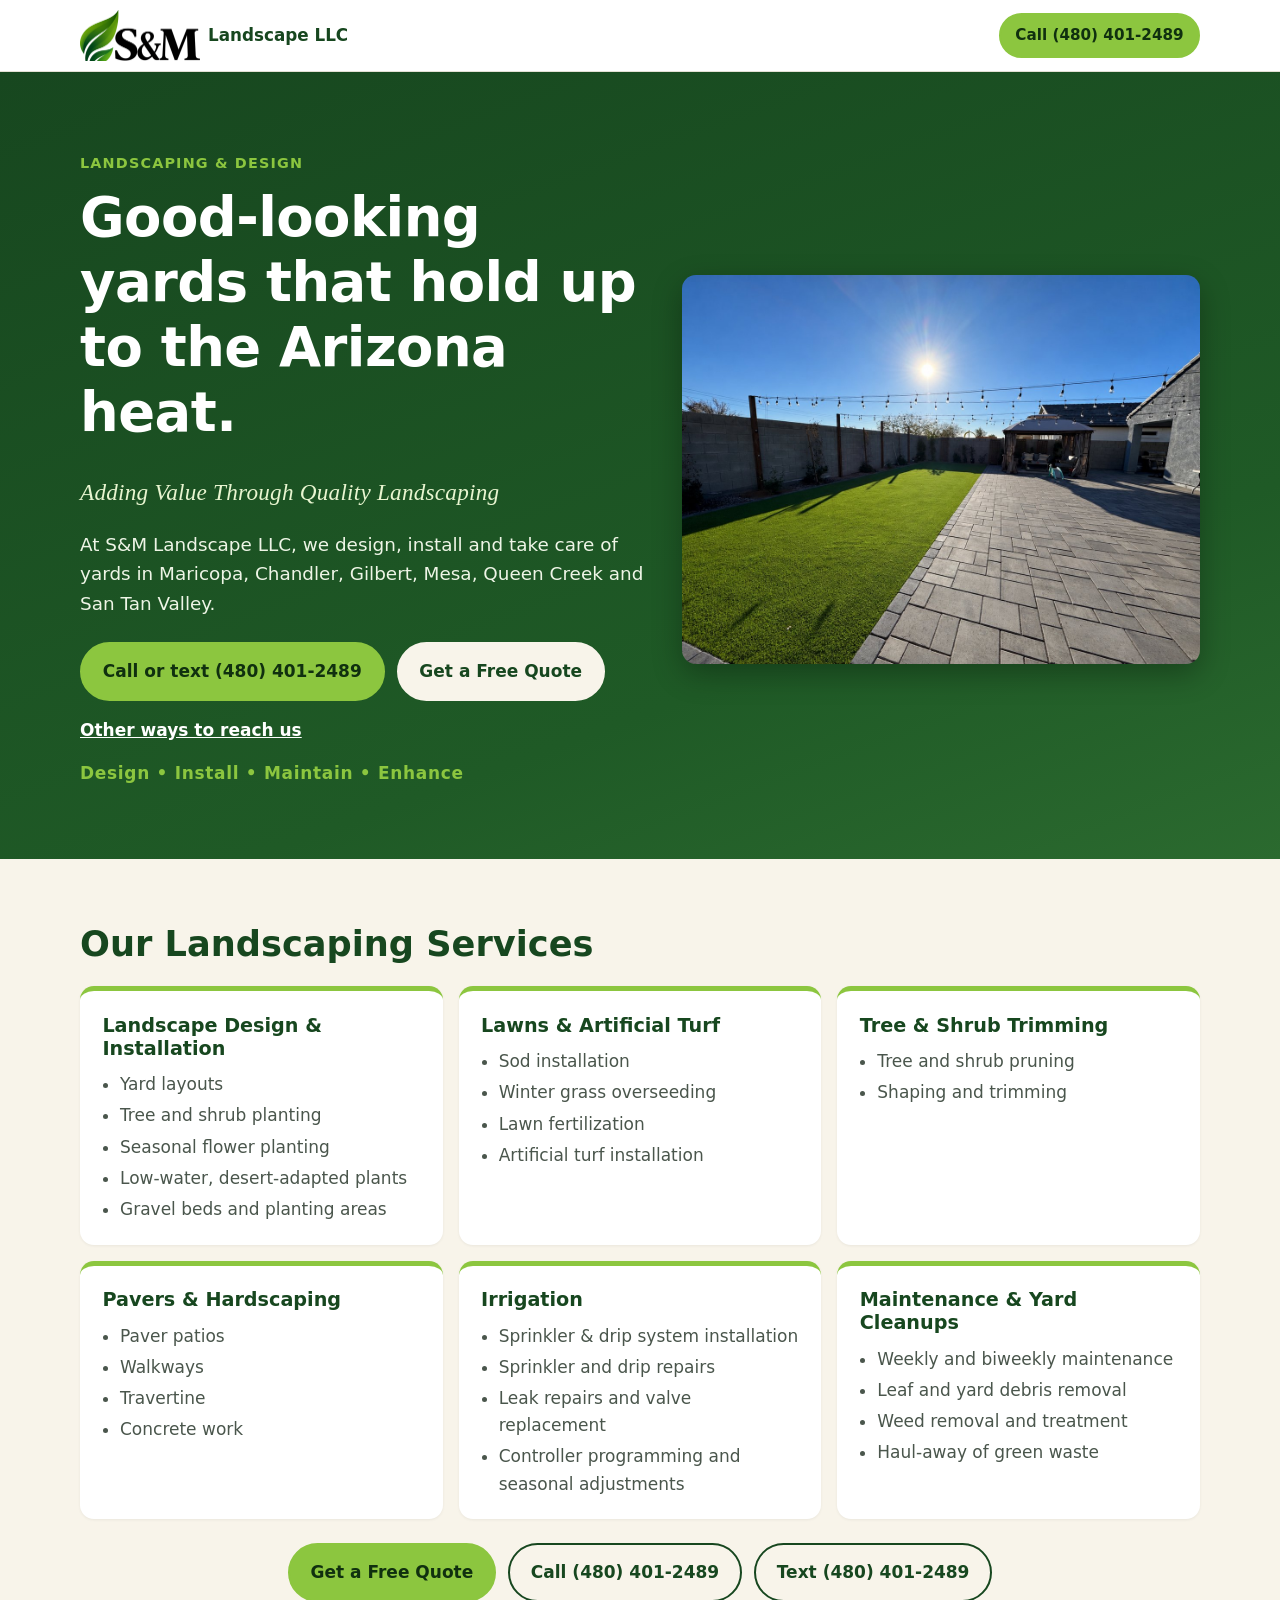
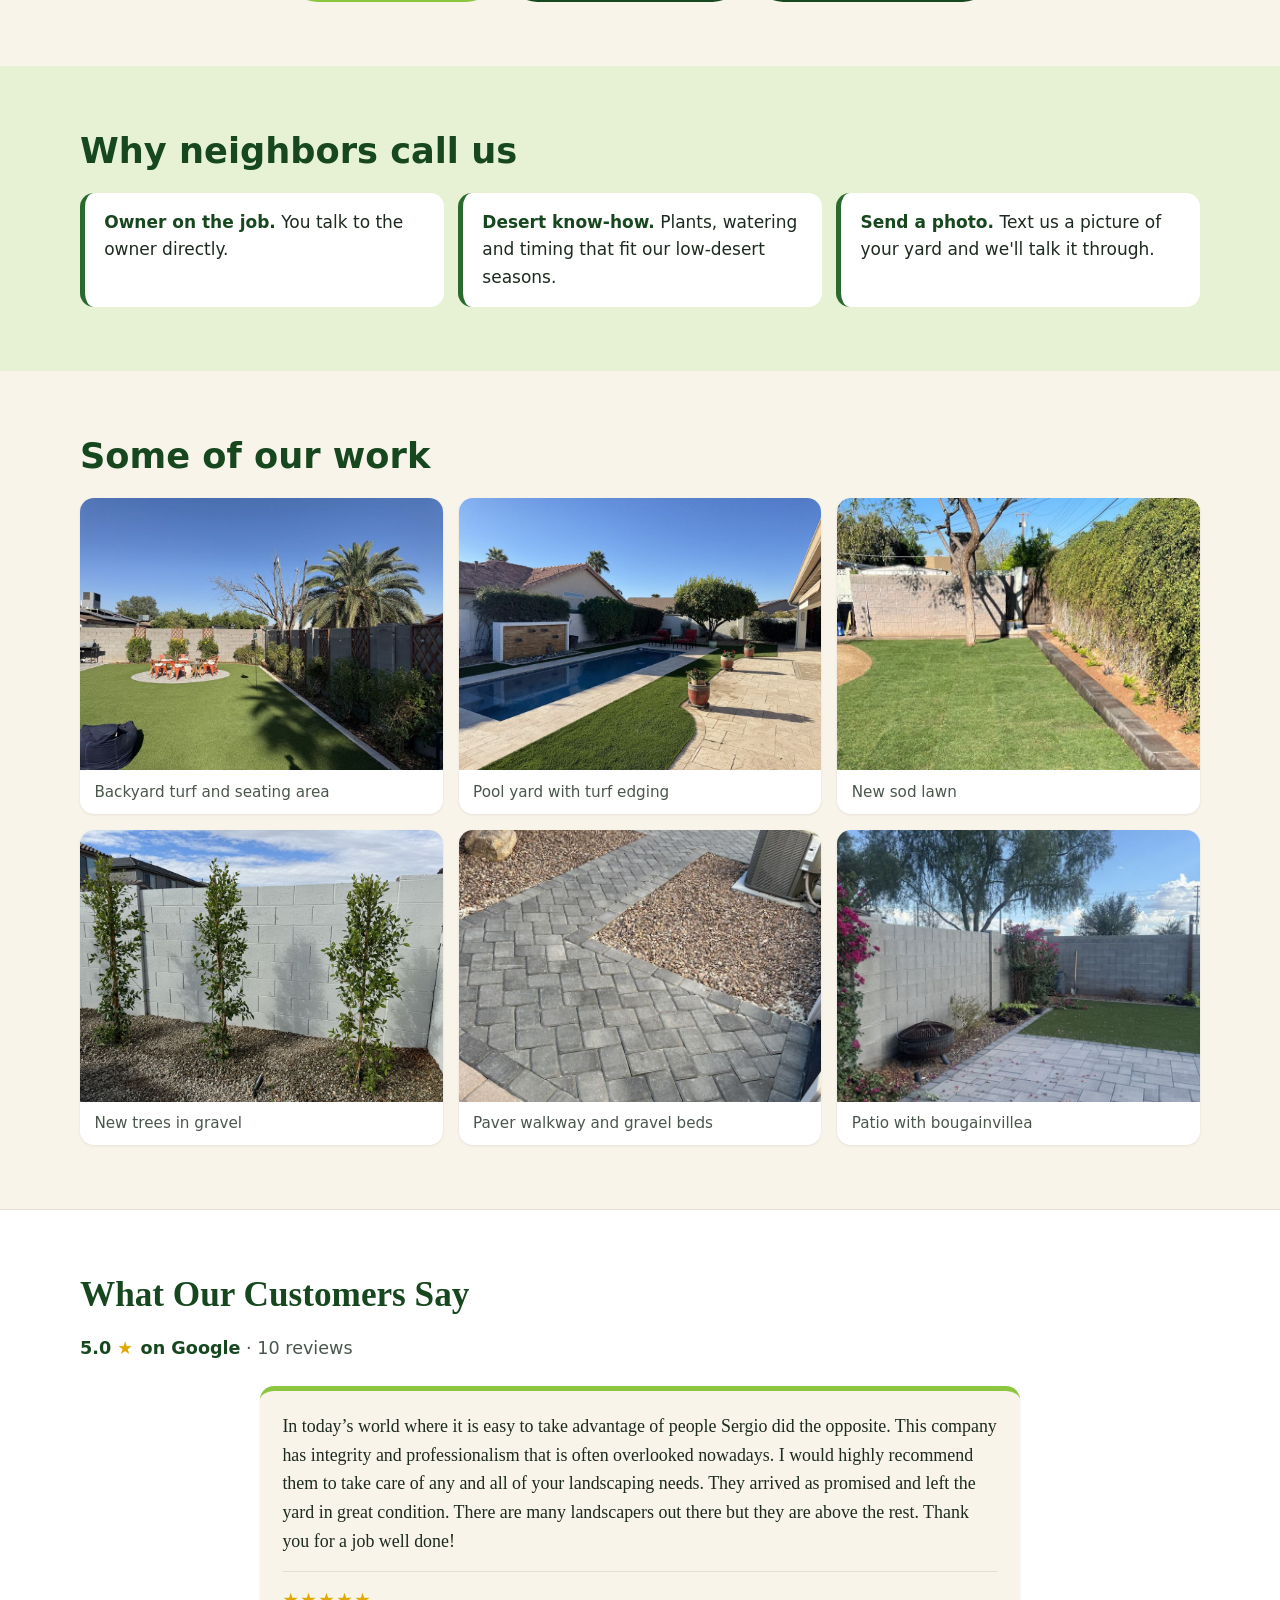
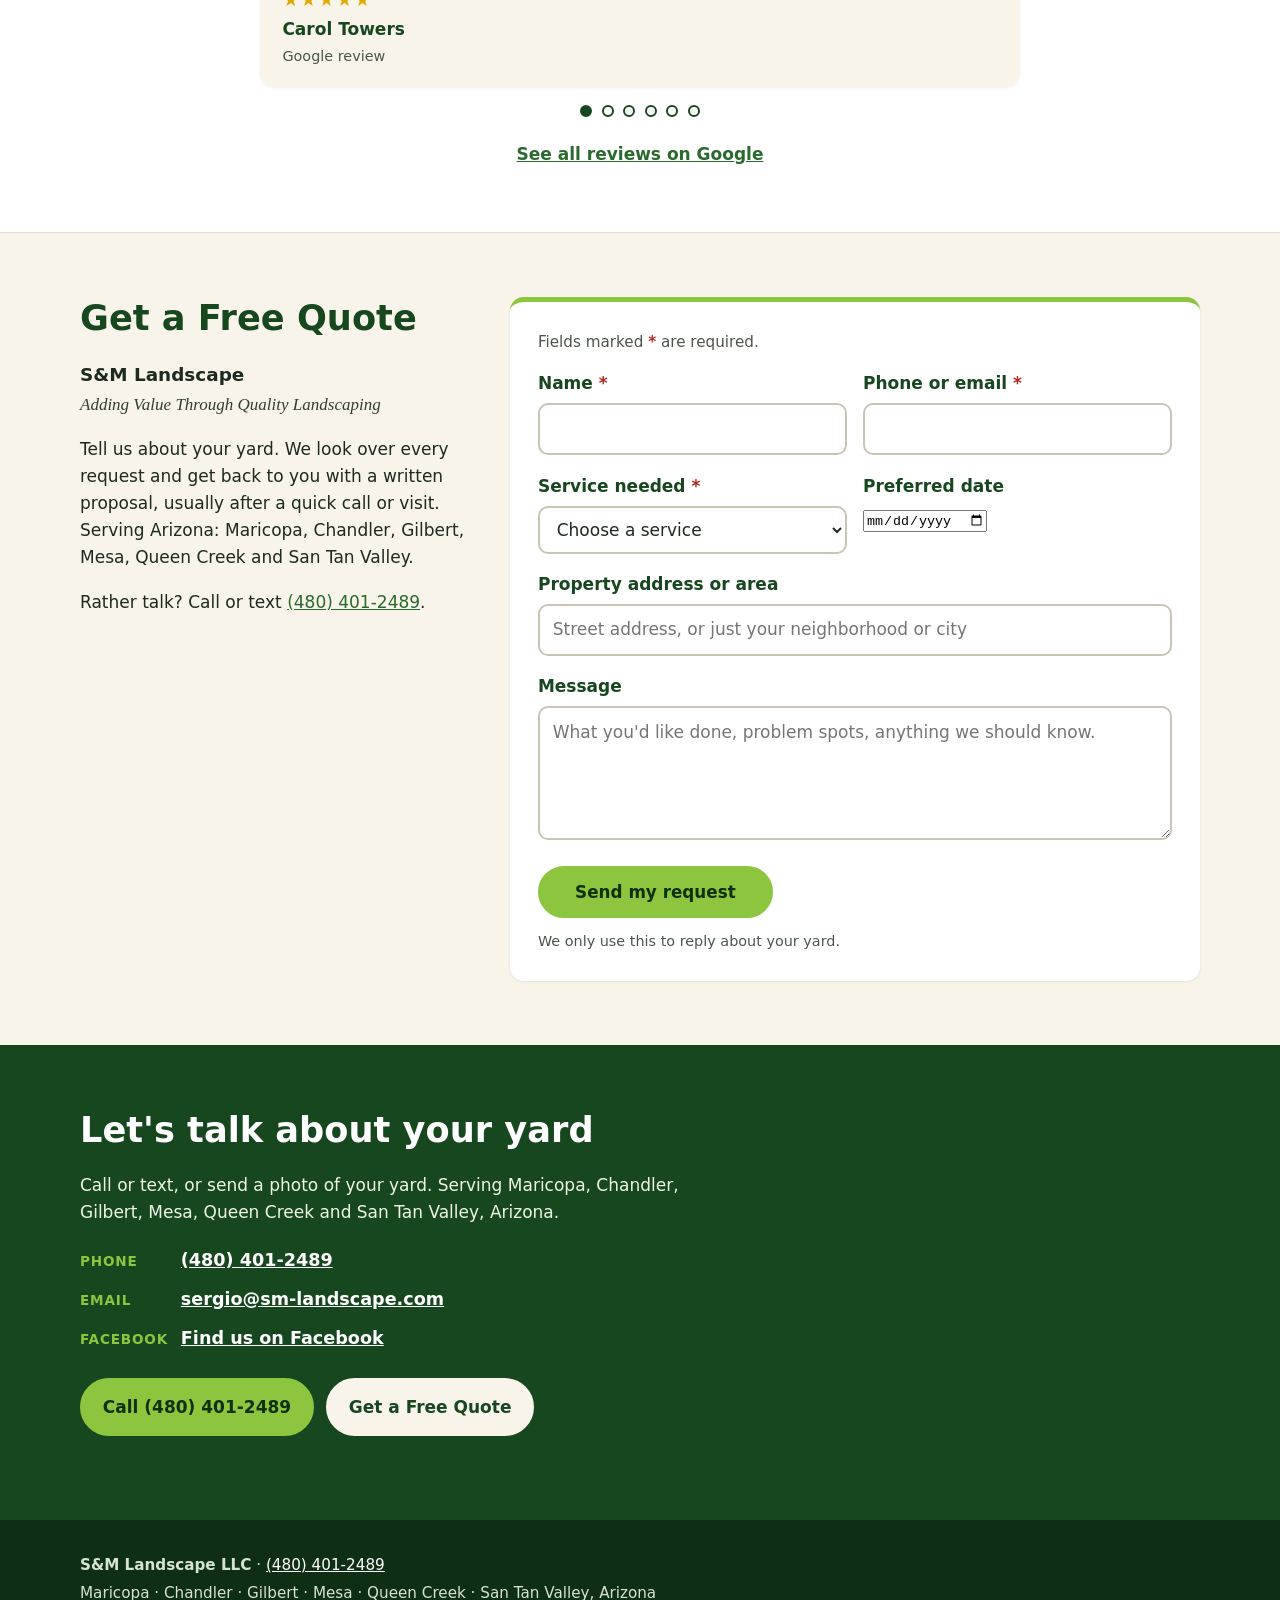
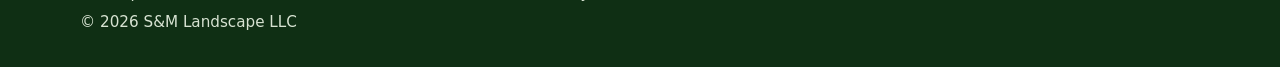
<file: index.html>
<!doctype html>
<html lang="en">
<head>
<meta charset="utf-8">
<meta name="viewport" content="width=device-width, initial-scale=1">
<title>S&amp;M Landscape LLC | Landscaping &amp; Design | Maricopa, Chandler, Gilbert, Mesa, Queen Creek, San Tan Valley AZ</title>
<meta name="description" content="S&amp;M Landscape LLC. Landscape design, installation and maintenance in Maricopa, Chandler, Gilbert, Mesa, Queen Creek and San Tan Valley, in the Phoenix area of Arizona. Call or text (480) 401-2489.">
<meta name="theme-color" content="#17471f">
<link rel="canonical" href="https://sm-landscape.com/">
<link rel="icon" href="favicon.ico" sizes="any">
<link rel="icon" type="image/png" sizes="32x32" href="favicon-32.png">
<link rel="apple-touch-icon" href="favicon-180.png">
<link rel="stylesheet" href="style.css">
<script type="application/ld+json">
{
  "@context": "https://schema.org",
  "@type": "LocalBusiness",
  "name": "S&M Landscape LLC",
  "description": "Landscaping and design: design, install, maintain and enhance.",
  "telephone": "+1-480-401-2489",
  "email": "sergio@sm-landscape.com",
  "url": "https://sm-landscape.com/",
  "logo": "https://sm-landscape.com/logo.png",
  "image": "https://sm-landscape.com/logo.png",
  "address": {"@type": "PostalAddress", "addressLocality": "Maricopa", "addressRegion": "AZ", "addressCountry": "US"},
  "areaServed": [
    {"@type": "City", "name": "Maricopa, AZ"},
    {"@type": "City", "name": "Chandler, AZ"},
    {"@type": "City", "name": "Gilbert, AZ"},
    {"@type": "City", "name": "Mesa, AZ"},
    {"@type": "City", "name": "Queen Creek, AZ"},
    {"@type": "Place", "name": "San Tan Valley, AZ"}
  ],
  "sameAs": ["https://www.facebook.com/profile.php?id=61593991062031"]
}
</script>
</head>
<body>
<a class="skip" href="#main">Skip to content</a>

<header class="topbar">
  <div class="wrap topbar-inner">
    <a class="brand" href="#top" aria-label="S&amp;M Landscape LLC, back to top">
      <img src="logo.png" alt="S&amp;M Landscape logo" width="480" height="207">
      <span class="brand-name">Landscape LLC</span>
    </a>
    <a class="btn btn-small" href="tel:+14804012489">Call (480) 401-2489</a>
  </div>
</header>

<main id="main">
  <section class="hero" id="top">
    <div class="wrap hero-grid">
      <div class="hero-text">
      <p class="eyebrow">Landscaping &amp; design</p>
      <h1>Good-looking yards that hold up to the Arizona heat.</h1>
      <p class="slogan">Adding Value Through Quality Landscaping</p>
      <p class="lead">At S&amp;M Landscape LLC, we design, install and take care of yards in Maricopa, Chandler, Gilbert, Mesa, Queen&nbsp;Creek and San&nbsp;Tan&nbsp;Valley.</p>
      <div class="cta-row">
        <a class="btn" href="tel:+14804012489">Call or text (480) 401-2489</a>
        <a class="btn btn-light" href="#proposal">Get a Free Quote</a>
      </div>
      <p class="hero-more"><a href="#contact">Other ways to reach us</a></p>
      <p class="tagline">Design &bull; Install &bull; Maintain &bull; Enhance</p>
      </div>
      <img class="hero-img" src="backyard-string-lights.jpg" alt="Backyard with artificial turf, a large gray paver patio, string lights and a gazebo" width="1200" height="900">
    </div>
  </section>

  <section class="services" aria-labelledby="services-h">
    <div class="wrap">
      <h2 id="services-h">Our Landscaping Services</h2>
      <div class="cards">
        <article class="card">
          <h3>Landscape Design &amp; Installation</h3>
          <ul>
            <li>Yard layouts</li>
            <li>Tree and shrub planting</li>
            <li>Seasonal flower planting</li>
            <li>Low-water, desert-adapted plants</li>
            <li>Gravel beds and planting areas</li>
          </ul>
        </article>
        <article class="card">
          <h3>Lawns &amp; Artificial Turf</h3>
          <ul>
            <li>Sod installation</li>
            <li>Winter grass overseeding</li>
            <li>Lawn fertilization</li>
            <li>Artificial turf installation</li>
          </ul>
        </article>
        <article class="card">
          <h3>Tree &amp; Shrub Trimming</h3>
          <ul>
            <li>Tree and shrub pruning</li>
            <li>Shaping and trimming</li>
          </ul>
        </article>
        <article class="card">
          <h3>Pavers &amp; Hardscaping</h3>
          <ul>
            <li>Paver patios</li>
            <li>Walkways</li>
            <li>Travertine</li>
            <li>Concrete work</li>
          </ul>
        </article>
        <article class="card">
          <h3>Irrigation</h3>
          <ul>
            <li>Sprinkler &amp; drip system installation</li>
            <li>Sprinkler and drip repairs</li>
            <li>Leak repairs and valve replacement</li>
            <li>Controller programming and seasonal adjustments</li>
          </ul>
        </article>
        <article class="card">
          <h3>Maintenance &amp; Yard Cleanups</h3>
          <ul>
            <li>Weekly and biweekly maintenance</li>
            <li>Leaf and yard debris removal</li>
            <li>Weed removal and treatment</li>
            <li>Haul-away of green waste</li>
          </ul>
        </article>
      </div>
      <div class="services-cta">
        <a class="btn" href="#proposal">Get a Free Quote</a>
        <a class="btn btn-outline" href="tel:+14804012489">Call (480) 401-2489</a>
        <a class="btn btn-outline" href="sms:+14804012489">Text (480) 401-2489</a>
      </div>
    </div>
  </section>

  <section class="trust" aria-labelledby="trust-h">
    <div class="wrap">
      <h2 id="trust-h">Why neighbors call us</h2>
      <ul class="points">
        <li><strong>Owner on the job.</strong> You talk to the owner directly.</li>
        <li><strong>Desert know-how.</strong> Plants, watering and timing that fit our low-desert seasons.</li>
        <li><strong>Send a photo.</strong> Text us a picture of your yard and we'll talk it through.</li>
      </ul>
    </div>
  </section>

  <section class="work" aria-labelledby="work-h">
    <div class="wrap">
      <h2 id="work-h">Some of our work</h2>
      <ul class="gallery">
        <li><figure><img src="yard-turf-firepit.jpg" alt="Backyard with green turf, a round fire-pit seating area and planted beds along the wall" width="1000" height="750" loading="lazy"><figcaption>Backyard turf and seating area</figcaption></figure></li>
        <li><figure><img src="pool-turf.jpg" alt="Pool yard with a curved strip of turf, stone patio and potted geraniums" width="1000" height="750" loading="lazy"><figcaption>Pool yard with turf edging</figcaption></figure></li>
        <li><figure><img src="new-sod.jpg" alt="Freshly laid sod lawn next to a block border and a hedge" width="1000" height="580" loading="lazy"><figcaption>New sod lawn</figcaption></figure></li>
        <li><figure><img src="new-trees.jpg" alt="Three newly planted trees in gravel along a block wall" width="1000" height="750" loading="lazy"><figcaption>New trees in gravel</figcaption></figure></li>
        <li><figure><img src="paver-walkway.jpg" alt="Gray paver walkway with a border pattern between gravel beds" width="750" height="1000" loading="lazy"><figcaption>Paver walkway and gravel beds</figcaption></figure></li>
        <li><figure><img src="paver-patio-bougainvillea.jpg" alt="Paver patio with blooming bougainvillea and a small lawn behind" width="750" height="1000" loading="lazy"><figcaption>Patio with bougainvillea</figcaption></figure></li>
      </ul>
    </div>
  </section>

  <section class="reviews" id="reviews" aria-labelledby="reviews-h">
    <div class="wrap">
      <h2 id="reviews-h">What Our Customers Say</h2>
      <p class="reviews-summary"><span class="reviews-score">5.0 <span class="review-stars" aria-hidden="true">★</span> on Google</span> &middot; 10 reviews</p>
      <ul class="review-grid no-js" aria-live="polite">
        <li class="review">
          <figure>
            <blockquote>
            <p>In today’s world where it is easy to take advantage of people Sergio did the opposite.  This company has integrity and professionalism that is often overlooked nowadays.  I would highly recommend them to take care of any and all of your landscaping needs.  They arrived as promised and left the yard in great condition.  There are many landscapers out there but they are above the rest.  Thank you for a job well done!</p>
            </blockquote>
            <figcaption>
              <span class="review-stars" role="img" aria-label="5 out of 5 stars">★★★★★</span>
              <span class="review-name">Carol Towers</span>
              <span class="review-date">Google review</span>
            </figcaption>
          </figure>
        </li>
        <li class="review">
          <figure>
            <blockquote>
            <p>Sergio did an exceptional job with our yard, very easy to do business with, promises made and he delivered and exceeded my expectations.  I highly recommend S&amp;M Landscaping!</p>
            <p>Can’t wait for the winter lawn to come in, thank you Sergio!</p>
            </blockquote>
            <figcaption>
              <span class="review-stars" role="img" aria-label="5 out of 5 stars">★★★★★</span>
              <span class="review-name">Dave Grootegoed</span>
              <span class="review-date">Google review</span>
            </figcaption>
          </figure>
        </li>
        <li class="review">
          <figure>
            <blockquote>
            <p>Sergio does great work. I highly recommend. This company will take the time to make sure everything in your yard is running properly and done correctly.</p>
            </blockquote>
            <figcaption>
              <span class="review-stars" role="img" aria-label="5 out of 5 stars">★★★★★</span>
              <span class="review-name">Brandon Palacio</span>
              <span class="review-date">Google review</span>
            </figcaption>
          </figure>
        </li>
        <li class="review">
          <figure>
            <blockquote>
            <p>Sergio at S&amp;M Landscape is without a doubt, the best in the business.  He's very well experienced in all phases of landscaping and is adept to handle everything that is presented.  I find him to be very affordable, amicable, and beyond reproach in his business dealings. Highly recommended!!</p>
            </blockquote>
            <figcaption>
              <span class="review-stars" role="img" aria-label="5 out of 5 stars">★★★★★</span>
              <span class="review-name">Larry Ivie</span>
              <span class="review-date">Google review</span>
            </figcaption>
          </figure>
        </li>
        <li class="review">
          <figure>
            <blockquote>
            <p>I hired S&amp;M landscape to install pavers in my backyard (approx 200 square/ft). They were professional, on time, communicative, affordable, and they did outstanding work! I will be using them for all of my future landscaping projects.</p>
            </blockquote>
            <figcaption>
              <span class="review-stars" role="img" aria-label="5 out of 5 stars">★★★★★</span>
              <span class="review-name">Thomas P McDonough</span>
              <span class="review-date">Google review</span>
            </figcaption>
          </figure>
        </li>
        <li class="review">
          <figure>
            <blockquote>
            <p>Hired them to replace our old irrigation system. Reasonable prices, very responsive to messages and excellent work done.</p>
            </blockquote>
            <figcaption>
              <span class="review-stars" role="img" aria-label="5 out of 5 stars">★★★★★</span>
              <span class="review-name">Lu Han</span>
              <span class="review-date">Google review</span>
            </figcaption>
          </figure>
        </li>
      </ul>
      <div class="review-dots" aria-label="Choose a review"></div>
      <p class="reviews-more"><a href="https://www.google.com/maps/place/S%26M+landscape/@34.1680349,-111.9307474,7z/data=!4m8!3m7!1s0xa1b921cea5fc3849:0x9437e1bdff8fa29d!8m2!3d34.168035!4d-111.9307474!9m1!1b1!16s%2Fg%2F11yf7q633j" target="_blank" rel="noopener">See all reviews on Google</a></p>
    </div>
  </section>

  <section class="proposal" id="proposal" aria-labelledby="proposal-h">
    <div class="wrap proposal-grid">
      <div class="proposal-intro">
        <h2 id="proposal-h">Get a Free Quote</h2>
        <p class="form-brand">S&amp;M Landscape</p>
        <p class="form-slogan">Adding Value Through Quality Landscaping</p>
        <p>Tell us about your yard. We look over every request and get back to you with a written proposal, usually after a quick call or visit. Serving Arizona: Maricopa, Chandler, Gilbert, Mesa, Queen&nbsp;Creek and San&nbsp;Tan&nbsp;Valley.</p>
        <p>Rather talk? Call or text <a href="tel:+14804012489">(480) 401-2489</a>.</p>
      </div>
      <form class="pform" action="https://formsubmit.co/sergio@sm-landscape.com" method="POST" aria-describedby="req-note">
        <input type="hidden" name="_subject" value="New quote request from sm-landscape.com">
        <input type="hidden" name="_template" value="table">
        <input type="hidden" name="_next" value="https://sm-landscape.com/thanks.html">
        <input type="text" name="_honey" style="display:none" tabindex="-1" autocomplete="off">
        <p id="req-note" class="req-note">Fields marked <span class="req" aria-hidden="true">*</span> are required.</p>
        <div class="field-row">
          <div class="field">
            <label for="f-name">Name <span class="req" aria-hidden="true">*</span></label>
            <input id="f-name" name="Name" type="text" autocomplete="name" required>
          </div>
          <div class="field">
            <label for="f-contact">Phone or email <span class="req" aria-hidden="true">*</span></label>
            <input id="f-contact" name="Phone or email" type="text" autocomplete="tel" required>
          </div>
        </div>
        <div class="field-row">
          <div class="field">
            <label for="f-service">Service needed <span class="req" aria-hidden="true">*</span></label>
            <select id="f-service" name="Service needed" required>
              <option value="">Choose a service</option>
              <option>Lawn care</option>
              <option>Landscaping</option>
              <option>Irrigation</option>
              <option>Hardscaping</option>
              <option>More than one / not sure</option>
            </select>
          </div>
          <div class="field">
            <label for="f-date">Preferred date</label>
            <input id="f-date" name="Preferred date" type="date">
          </div>
        </div>
        <div class="field">
          <label for="f-address">Property address or area</label>
          <input id="f-address" name="Property address or area" type="text" autocomplete="street-address" placeholder="Street address, or just your neighborhood or city">
        </div>
        <div class="field">
          <label for="f-message">Message</label>
          <textarea id="f-message" name="Message" rows="4" placeholder="What you'd like done, problem spots, anything we should know."></textarea>
        </div>
        <button class="btn btn-submit" type="submit">Send my request</button>
        <p class="privacy">We only use this to reply about your yard.</p>
      </form>
    </div>
  </section>

  <section class="contact" id="contact" aria-labelledby="contact-h">
    <div class="wrap">
      <h2 id="contact-h">Let's talk about your yard</h2>
      <p>Call or text, or send a photo of your yard. Serving Maricopa, Chandler, Gilbert, Mesa, Queen&nbsp;Creek and San&nbsp;Tan&nbsp;Valley, Arizona.</p>
      <ul class="contact-list">
        <li><span class="label">Phone</span> <a href="tel:+14804012489">(480) 401-2489</a></li>
        <li><span class="label">Email</span> <a href="mailto:sergio@sm-landscape.com">sergio@sm-landscape.com</a></li>
        <li><span class="label">Facebook</span> <a href="https://www.facebook.com/profile.php?id=61593991062031" rel="noopener">Find us on Facebook</a></li>
      </ul>
      <div class="cta-row">
        <a class="btn" href="tel:+14804012489">Call (480) 401-2489</a>
        <a class="btn btn-light" href="#proposal">Get a Free Quote</a>
      </div>
    </div>
  </section>
</main>

<footer class="footer">
  <div class="wrap">
    <p><strong>S&amp;M Landscape LLC</strong> &middot; <a href="tel:+14804012489">(480) 401-2489</a></p>
    <p>Maricopa &middot; Chandler &middot; Gilbert &middot; Mesa &middot; Queen&nbsp;Creek &middot; San&nbsp;Tan&nbsp;Valley, Arizona</p>
    <p>&copy; 2026 S&amp;M Landscape LLC</p>
  </div>
</footer>
<script>
(function(){var g=document.querySelector('.review-grid');if(!g)return;var items=g.querySelectorAll('.review');var dots=document.querySelector('.review-dots');if(items.length<2)return;g.classList.remove('no-js');var i=0,t;function show(n){items[i].classList.remove('is-active');dots.children[i].removeAttribute('aria-current');i=(n+items.length)%items.length;items[i].classList.add('is-active');dots.children[i].setAttribute('aria-current','true');}
items.forEach(function(it,k){var b=document.createElement('button');b.type='button';b.setAttribute('aria-label','Show review '+(k+1));b.onclick=function(){show(k);start();};dots.appendChild(b);});
items[0].classList.add('is-active');dots.children[0].setAttribute('aria-current','true');
function start(){clearInterval(t);t=setInterval(function(){show(i+1);},7000);}
g.addEventListener('mouseenter',function(){clearInterval(t);});g.addEventListener('mouseleave',start);start();})();
</script>
</body>
</html>
</file>
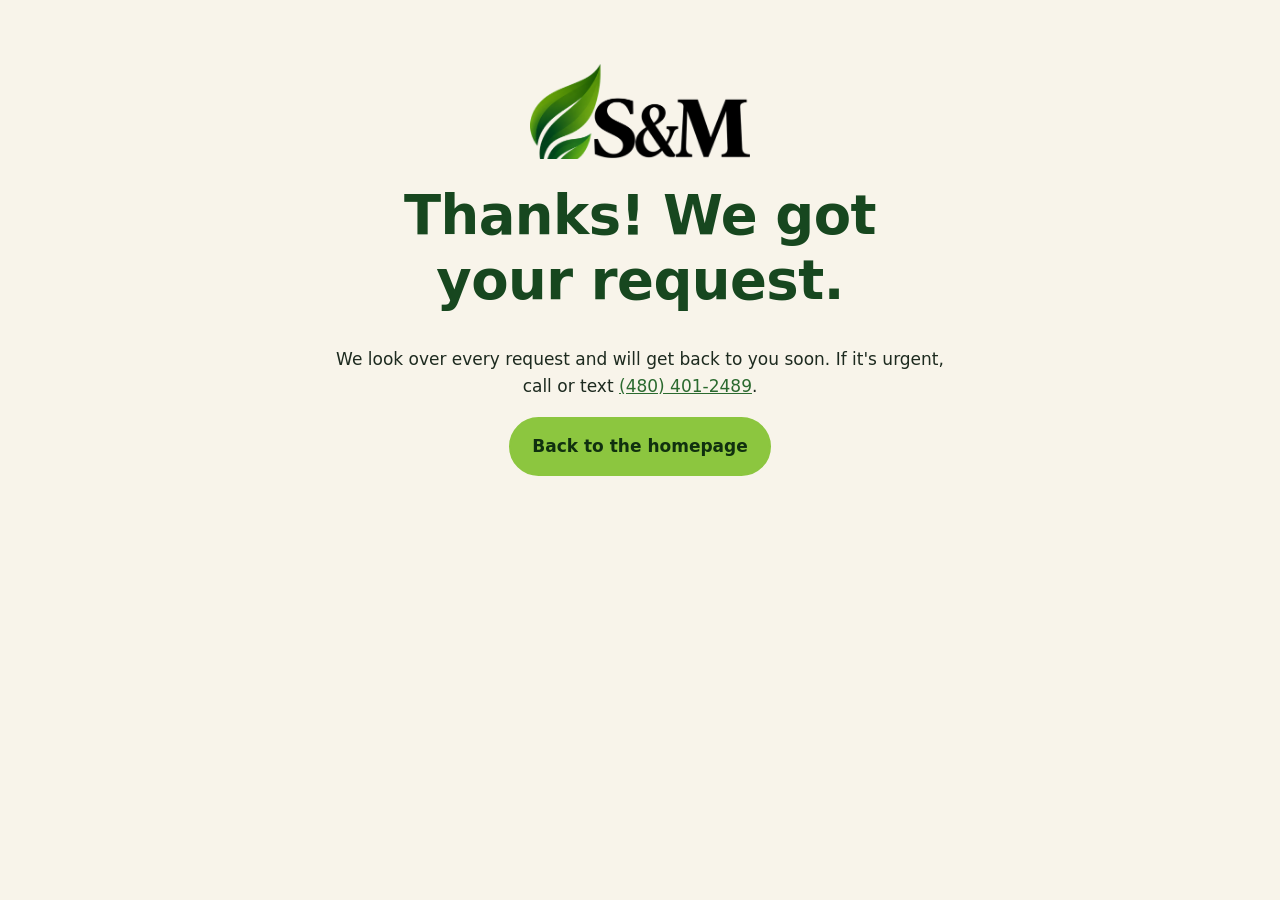
<file: thanks.html>
<!doctype html>
<html lang="en">
<head>
<meta charset="utf-8">
<meta name="viewport" content="width=device-width, initial-scale=1">
<title>Thanks | S&amp;M Landscape LLC</title>
<meta name="description" content="S&amp;M Landscape LLC. Landscape design, installation and maintenance in Maricopa, Chandler, Gilbert, Mesa, Queen Creek and San Tan Valley, in the Phoenix area of Arizona. Call or text (480) 401-2489.">
<meta name="theme-color" content="#17471f">
<link rel="canonical" href="https://sm-landscape.com/">
<link rel="icon" href="favicon.ico" sizes="any">
<link rel="icon" type="image/png" sizes="32x32" href="favicon-32.png">
<link rel="apple-touch-icon" href="favicon-180.png">
<link rel="stylesheet" href="style.css">
<script type="application/ld+json">
{
  "@context": "https://schema.org",
  "@type": "LocalBusiness",
  "name": "S&M Landscape LLC",
  "description": "Landscaping and design: design, install, maintain and enhance.",
  "telephone": "+1-480-401-2489",
  "email": "sergio@sm-landscape.com",
  "url": "https://sm-landscape.com/",
  "logo": "https://sm-landscape.com/logo.png",
  "image": "https://sm-landscape.com/logo.png",
  "address": {"@type": "PostalAddress", "addressLocality": "Maricopa", "addressRegion": "AZ", "addressCountry": "US"},
  "areaServed": [
    {"@type": "City", "name": "Maricopa, AZ"},
    {"@type": "City", "name": "Chandler, AZ"},
    {"@type": "City", "name": "Gilbert, AZ"},
    {"@type": "City", "name": "Mesa, AZ"},
    {"@type": "City", "name": "Queen Creek, AZ"},
    {"@type": "Place", "name": "San Tan Valley, AZ"}
  ],
  "sameAs": ["https://www.facebook.com/profile.php?id=61593991062031"]
}
</script>
</head>
<body>
  <main class="wrap" style="padding:4rem 1rem;text-align:center;max-width:640px">
    <img src="logo.png" alt="S&amp;M Landscape LLC" style="max-width:220px;margin:0 auto 1.5rem;display:block">
    <h1>Thanks! We got your request.</h1>
    <p>We look over every request and will get back to you soon. If it's urgent, call or text <a href="tel:+14804012489">(480) 401-2489</a>.</p>
    <p><a class="btn" href="/">Back to the homepage</a></p>
  </main>
</body>
</html>
</file>
<file: style.css>
:root{--green:#17471f;--green-2:#2b6a2f;--lime:#8cc63f;--lime-soft:#e6f2d3;--cream:#f8f4ea;--ink:#1d2a1f;--muted:#4a564c;--radius:14px}
*,*::before,*::after{box-sizing:border-box}
html{scroll-behavior:smooth}
body{margin:0;font-family:system-ui,-apple-system,"Segoe UI",Roboto,Helvetica,Arial,sans-serif;font-size:1.0625rem;line-height:1.6;color:var(--ink);background:var(--cream)}
img{max-width:100%;height:auto;display:block}
a{color:var(--green-2)}
a:focus-visible,.btn:focus-visible{outline:3px solid var(--lime);outline-offset:3px}
.wrap{width:min(1120px,100% - 2.5rem);margin-inline:auto}
.skip{position:absolute;left:-999px;top:0;background:#fff;padding:.5rem 1rem;z-index:10}
.skip:focus{left:1rem;top:1rem}
h1,h2,h3{line-height:1.2;color:var(--green);margin:0 0 .6em}
h1{font-size:clamp(2rem,6vw,3.4rem);letter-spacing:-.01em}
h2{font-size:clamp(1.6rem,4vw,2.2rem)}
h3{font-size:1.2rem}

/* top bar */
.topbar{background:#fff;border-bottom:1px solid #e3e0d4;position:sticky;top:0;z-index:5}
.topbar-inner{display:flex;align-items:center;justify-content:space-between;gap:1rem;padding:.6rem 0}
.brand{display:flex;align-items:center;gap:.5rem;text-decoration:none;color:var(--ink)}
.brand img{width:96px;height:auto}
.brand-name{font-weight:700;font-size:1.05rem;color:var(--green)}

/* buttons */
.btn{display:inline-block;background:var(--lime);color:#10300f;font-weight:700;text-decoration:none;padding:.85rem 1.3rem;border-radius:999px;border:2px solid var(--lime);text-align:center}
.btn:hover{background:#9fd655;border-color:#9fd655}
.btn-small{padding:.5rem .9rem;font-size:.95rem;white-space:nowrap}
.btn-ghost{background:transparent;color:#fff;border-color:rgba(255,255,255,.75)}
.btn-ghost:hover{background:rgba(255,255,255,.12);border-color:#fff}

/* hero */
.hero{background:linear-gradient(160deg,var(--green) 0%,#1f5a26 70%,var(--green-2) 100%);color:#fff;padding:3.5rem 0 3rem}
.hero h1{color:#fff;max-width:18ch}
.hero-grid{display:grid;gap:2rem;align-items:center}
.hero-img{border-radius:var(--radius);box-shadow:0 10px 30px rgba(0,0,0,.3);aspect-ratio:4/3;object-fit:cover;width:100%}
.eyebrow{color:var(--lime);font-weight:700;text-transform:uppercase;letter-spacing:.08em;font-size:.9rem;margin:0 0 .6rem}
.lead{font-size:1.15rem;max-width:42rem;color:#eef5e6}
.cta-row{display:flex;flex-wrap:wrap;gap:.75rem;margin:1.5rem 0 1.25rem}
.slogan{font-family:Georgia,"Times New Roman",serif;font-style:italic;font-size:1.45rem;color:#e8f5d0;margin:-.25rem 0 1rem;letter-spacing:.01em}
.tagline{color:var(--lime);font-weight:600;letter-spacing:.04em;margin:0}

/* sections */
section{padding:3rem 0}
.cards{display:grid;gap:1rem;grid-template-columns:1fr}
.card{background:#fff;border-radius:var(--radius);padding:1.4rem 1.4rem 1.1rem;border-top:5px solid var(--lime);box-shadow:0 1px 3px rgba(0,0,0,.06)}
.card ul{margin:0;padding-left:1.1rem;color:var(--muted)}
.card li{margin:.25rem 0}

.trust{background:var(--lime-soft)}
.points{list-style:none;margin:0;padding:0;display:grid;gap:.9rem;grid-template-columns:1fr}
.badge{display:inline-block;max-width:100%;line-height:1.4;border-radius:12px !important;background:var(--green);color:#fff;font-weight:700;padding:.5rem 1rem;border-radius:999px;margin:0 0 1.2rem;letter-spacing:.02em}
.points li{background:#fff;border-radius:var(--radius);padding:1rem 1.2rem;border-left:5px solid var(--green-2)}
.points strong{color:var(--green)}

.gallery{list-style:none;margin:0;padding:0;display:grid;gap:1rem;grid-template-columns:1fr}
.gallery figure{margin:0;background:#fff;border-radius:var(--radius);overflow:hidden;box-shadow:0 1px 3px rgba(0,0,0,.08)}
.gallery img{width:100%;aspect-ratio:4/3;object-fit:cover}
.gallery figcaption{padding:.6rem .9rem;font-size:.95rem;color:var(--muted)}

.contact{background:var(--green);color:#fff}
.contact h2{color:#fff}
.contact p{color:#eef5e6;max-width:40rem}
.contact-list{list-style:none;padding:0;margin:1.2rem 0 1.6rem;display:grid;gap:.7rem}
.contact-list li{display:flex;flex-wrap:wrap;gap:.25rem .8rem;align-items:baseline}
.contact-list a{color:#fff;font-weight:600;font-size:1.1rem;overflow-wrap:anywhere}
.label{display:inline-block;min-width:5.5rem;color:var(--lime);font-weight:700;text-transform:uppercase;font-size:.85rem;letter-spacing:.06em}

.footer{background:#0f2f14;color:#d7e3d2;padding:1.8rem 0;font-size:.95rem}
.footer p{margin:.25rem 0}
.footer a{color:#fff}

@media (min-width:640px){
  .cards{grid-template-columns:repeat(2,1fr)}
  .points{grid-template-columns:repeat(2,1fr)}
  .gallery{grid-template-columns:repeat(2,1fr)}
  .brand img{width:120px}
}
@media (min-width:1000px){
  .hero{padding:5rem 0 4.5rem}
  .cards{grid-template-columns:repeat(3,1fr)}
  .points{grid-template-columns:repeat(3,1fr)}
  .hero-grid{grid-template-columns:1.1fr 1fr}
  .gallery{grid-template-columns:repeat(3,1fr)}
  section{padding:4rem 0}
}
@media (max-width:480px){.brand-name{display:none}}
@media (max-width:360px){.btn-small{font-size:.85rem;padding:.45rem .7rem}}
a[href^="tel:"]{white-space:nowrap}
@media (prefers-reduced-motion:reduce){html{scroll-behavior:auto}}

/* proposal buttons */
.btn-light{background:var(--cream);border-color:var(--cream);color:var(--green)}
.btn-light:hover{background:#fff;border-color:#fff}
.hero-more{margin:-.25rem 0 1rem}
.hero-more a{color:#fff;font-weight:600}

/* proposal section (mockup form) */
.proposal{background:var(--cream);border-top:1px solid #e3e0d4}
.proposal-grid{display:grid;gap:1.5rem}
.proposal-intro p{max-width:34rem}
.mockup-note{display:inline-block;font-size:.85rem;color:var(--muted);background:#efeadb;border:1px dashed #b9b29c;border-radius:8px;padding:.25rem .6rem}
.pform{background:#fff;border-radius:var(--radius);border-top:5px solid var(--lime);box-shadow:0 1px 3px rgba(0,0,0,.08);padding:1.25rem}
.req-note{margin:0 0 1rem;font-size:.95rem;color:var(--muted)}
.req{color:#b3261e;font-weight:700}
.opt{font-weight:400;color:var(--muted);font-size:.92rem}
.field-row{display:grid;gap:0 1rem;grid-template-columns:1fr}
.field{margin:0 0 1.1rem;min-width:0}
.field label,.checks legend{display:block;font-weight:700;color:var(--green);margin-bottom:.35rem}
.pform input[type=text],.pform input[type=tel],.pform input[type=email],.pform select,.pform textarea{width:100%;min-height:48px;font:inherit;color:var(--ink);background:#fff;border:2px solid #c9c4b3;border-radius:10px;padding:.65rem .8rem}
.pform textarea{min-height:7rem;resize:vertical}
.pform input:focus-visible,.pform select:focus-visible,.pform textarea:focus-visible{outline:3px solid var(--lime);outline-offset:1px;border-color:var(--green-2)}
.pform input[type=file]{display:block;width:100%;max-width:100%;font:inherit;padding:.6rem;border:2px dashed #c9c4b3;border-radius:10px;background:var(--cream);min-height:48px}
.checks{border:0;padding:0}
.check-grid{display:grid;gap:.5rem;grid-template-columns:1fr 1fr}
.check{display:flex;align-items:center;gap:.6rem;min-height:48px;padding:.4rem .7rem;border:2px solid #e3e0d4;border-radius:10px;font-weight:500;color:var(--ink);cursor:pointer;margin:0 !important}
.check input{width:1.3rem;height:1.3rem;accent-color:var(--green-2);flex:none}
.check:has(input:checked){border-color:var(--green-2);background:var(--lime-soft)}
.hint{margin:.35rem 0 0;font-size:.9rem;color:var(--muted)}
.btn-submit{width:100%;font-size:1.05rem;min-height:52px;cursor:pointer;font-family:inherit}
.privacy{margin:.75rem 0 0;font-size:.9rem;color:var(--muted);text-align:center}
@media (min-width:640px){
  .field-row{grid-template-columns:1fr 1fr}
  .check-grid{grid-template-columns:repeat(3,1fr)}
  .pform{padding:1.75rem}
}
@media (min-width:1000px){
  .proposal-grid{grid-template-columns:1fr 1.7fr;align-items:start}
  .proposal-intro{position:sticky;top:6rem}
  .btn-submit{width:auto;padding-inline:2.2rem}
  .privacy{text-align:left}
}
.check-grid label.check{display:flex;margin:0;font-weight:500;color:var(--ink)}
.proposal-grid{grid-template-columns:minmax(0,1fr)}
.check-grid{grid-template-columns:repeat(2,minmax(0,1fr))}
.check{overflow-wrap:normal}
@media (min-width:640px){.check-grid{grid-template-columns:repeat(3,minmax(0,1fr))}}
@media (min-width:1000px){.proposal-grid{grid-template-columns:minmax(0,1fr) minmax(0,1.7fr)}}
@media (max-width:479px){.check-grid{grid-template-columns:minmax(0,1fr)}}
@media (min-width:480px) and (max-width:639px){.check-grid{grid-template-columns:repeat(2,minmax(0,1fr))}}
.form-brand{font-weight:700;font-size:1.15rem;margin:.25rem 0 0}
.form-slogan{font-family:Georgia,"Times New Roman",serif;font-style:italic;margin:.1rem 0 1rem;opacity:.9}

/* reviews */
.reviews{background:#fff;border-top:1px solid #e3e0d4}
.reviews h2{font-family:Georgia,"Times New Roman",serif}
.reviews-summary{margin:-.2rem 0 1.5rem;font-size:1.1rem;color:var(--muted)}
.reviews-score{font-weight:700;color:var(--green)}
.review-stars{color:#e0a800;letter-spacing:.08em}
.review-grid{list-style:none;margin:0 auto;padding:0;position:relative;max-width:760px}
.review-grid .review{position:absolute;top:0;left:0;right:0;opacity:0;visibility:hidden;transition:opacity .8s ease,visibility .8s}
.review-grid .review.is-active{position:relative;opacity:1;visibility:visible}
.review-grid.no-js .review{position:static;opacity:1;visibility:visible;margin-bottom:1rem}
.review-grid .review blockquote{font-size:1.12rem}
.review-dots{display:flex;justify-content:center;gap:.6rem;margin:1.1rem 0 0}
.review-dots button{width:12px;height:12px;border-radius:50%;border:2px solid var(--green);background:transparent;padding:0;cursor:pointer}
.review-dots button[aria-current="true"]{background:var(--green)}
.reviews .reviews-more{text-align:center}
@media (prefers-reduced-motion:reduce){.review-grid .review{transition:none}}
.review figure{margin:0;height:100%;display:flex;flex-direction:column;background:var(--cream);border-radius:var(--radius);border-top:5px solid var(--lime);padding:1.3rem 1.4rem 1.2rem;box-shadow:0 1px 3px rgba(0,0,0,.06)}
.review blockquote{margin:0 0 1rem;flex:1;font-family:Georgia,"Times New Roman",serif;font-size:1.02rem;line-height:1.6;color:var(--ink)}
.review blockquote p{margin:0 0 .8em}
.review blockquote p:last-child{margin-bottom:0}
.review figcaption{display:flex;flex-direction:column;gap:.1rem;border-top:1px solid #e3e0d4;padding-top:.8rem}
.review .review-stars{font-size:1.15rem}
.review-name{font-weight:700;color:var(--green)}
.review-date{font-size:.9rem;color:var(--muted)}
.reviews-more{margin:1.5rem 0 0}
.reviews-more a{font-weight:700}
.services-cta{display:flex;flex-wrap:wrap;gap:.75rem;justify-content:center;margin-top:1.5rem}
.btn-outline{background:transparent;color:var(--green);border-color:var(--green)}
.btn-outline:hover{background:var(--green);color:#fff;border-color:var(--green)}
</file>
